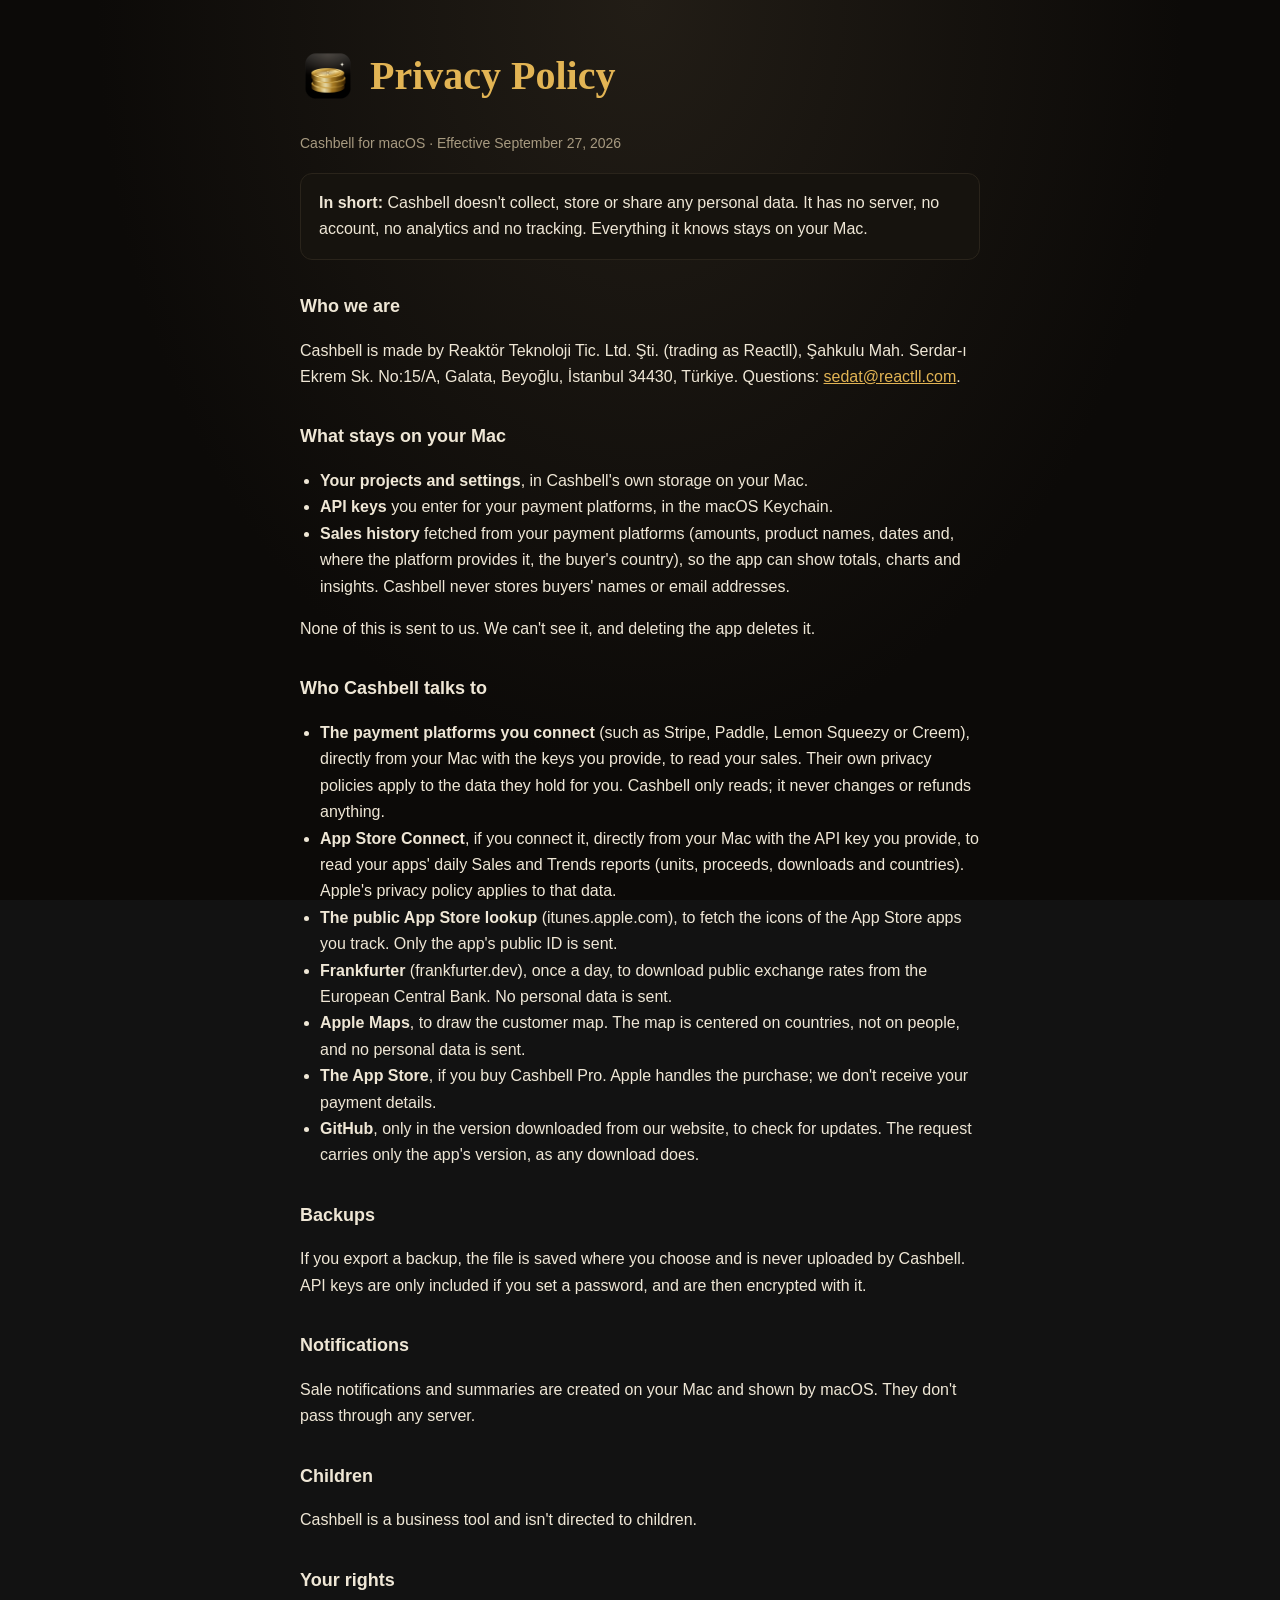
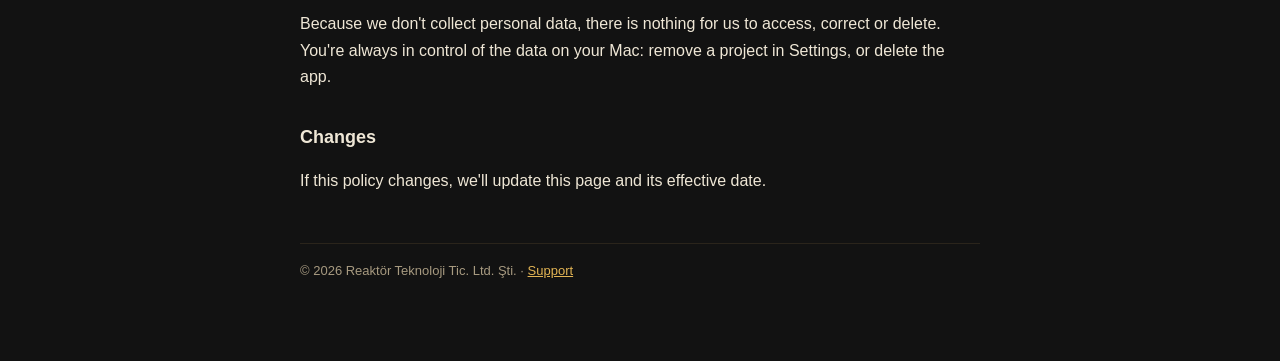
<file: docs/privacy.html>
<!doctype html>
<html lang="en">
<head>
<meta charset="utf-8">
<meta name="viewport" content="width=device-width, initial-scale=1">
<title>Cashbell Privacy Policy</title>
<link rel="stylesheet" href="style.css">
<link rel="icon" href="icon.png">
</head>
<body>
<main>
<header>
  <img src="icon.png" alt="">
  <h1>Privacy Policy</h1>
</header>

<p class="muted">Cashbell for macOS · Effective September 27, 2026</p>

<div class="card">
  <strong>In short:</strong> Cashbell doesn't collect, store or share any personal data. It has no server,
  no account, no analytics and no tracking. Everything it knows stays on your Mac.
</div>

<h2>Who we are</h2>
<p>Cashbell is made by Reaktör Teknoloji Tic. Ltd. Şti. (trading as Reactll), Şahkulu Mah. Serdar-ı Ekrem Sk.
No:15/A, Galata, Beyoğlu, İstanbul 34430, Türkiye. Questions: <a href="mailto:sedat@reactll.com">sedat@reactll.com</a>.</p>

<h2>What stays on your Mac</h2>
<ul>
  <li><strong>Your projects and settings</strong>, in Cashbell's own storage on your Mac.</li>
  <li><strong>API keys</strong> you enter for your payment platforms, in the macOS Keychain.</li>
  <li><strong>Sales history</strong> fetched from your payment platforms (amounts, product names, dates and, where the
    platform provides it, the buyer's country), so the app can show totals, charts and insights. Cashbell never
    stores buyers' names or email addresses.</li>
</ul>
<p>None of this is sent to us. We can't see it, and deleting the app deletes it.</p>

<h2>Who Cashbell talks to</h2>
<ul>
  <li><strong>The payment platforms you connect</strong> (such as Stripe, Paddle, Lemon Squeezy or Creem), directly
    from your Mac with the keys you provide, to read your sales. Their own privacy policies apply to the data they
    hold for you. Cashbell only reads; it never changes or refunds anything.</li>
  <li><strong>App Store Connect</strong>, if you connect it, directly from your Mac with the API key you provide, to
    read your apps' daily Sales and Trends reports (units, proceeds, downloads and countries). Apple's privacy policy
    applies to that data.</li>
  <li><strong>The public App Store lookup</strong> (itunes.apple.com), to fetch the icons of the App Store apps you
    track. Only the app's public ID is sent.</li>
  <li><strong>Frankfurter</strong> (frankfurter.dev), once a day, to download public exchange rates from the European
    Central Bank. No personal data is sent.</li>
  <li><strong>Apple Maps</strong>, to draw the customer map. The map is centered on countries, not on people, and no
    personal data is sent.</li>
  <li><strong>The App Store</strong>, if you buy Cashbell Pro. Apple handles the purchase; we don't receive your payment
    details.</li>
  <li><strong>GitHub</strong>, only in the version downloaded from our website, to check for updates. The request carries
    only the app's version, as any download does.</li>
</ul>

<h2>Backups</h2>
<p>If you export a backup, the file is saved where you choose and is never uploaded by Cashbell. API keys are only
included if you set a password, and are then encrypted with it.</p>

<h2>Notifications</h2>
<p>Sale notifications and summaries are created on your Mac and shown by macOS. They don't pass through any server.</p>

<h2>Children</h2>
<p>Cashbell is a business tool and isn't directed to children.</p>

<h2>Your rights</h2>
<p>Because we don't collect personal data, there is nothing for us to access, correct or delete. You're always in
control of the data on your Mac: remove a project in Settings, or delete the app.</p>

<h2>Changes</h2>
<p>If this policy changes, we'll update this page and its effective date.</p>

<footer>© 2026 Reaktör Teknoloji Tic. Ltd. Şti. · <a href="support.html">Support</a></footer>
</main>
</body>
</html>
</file>
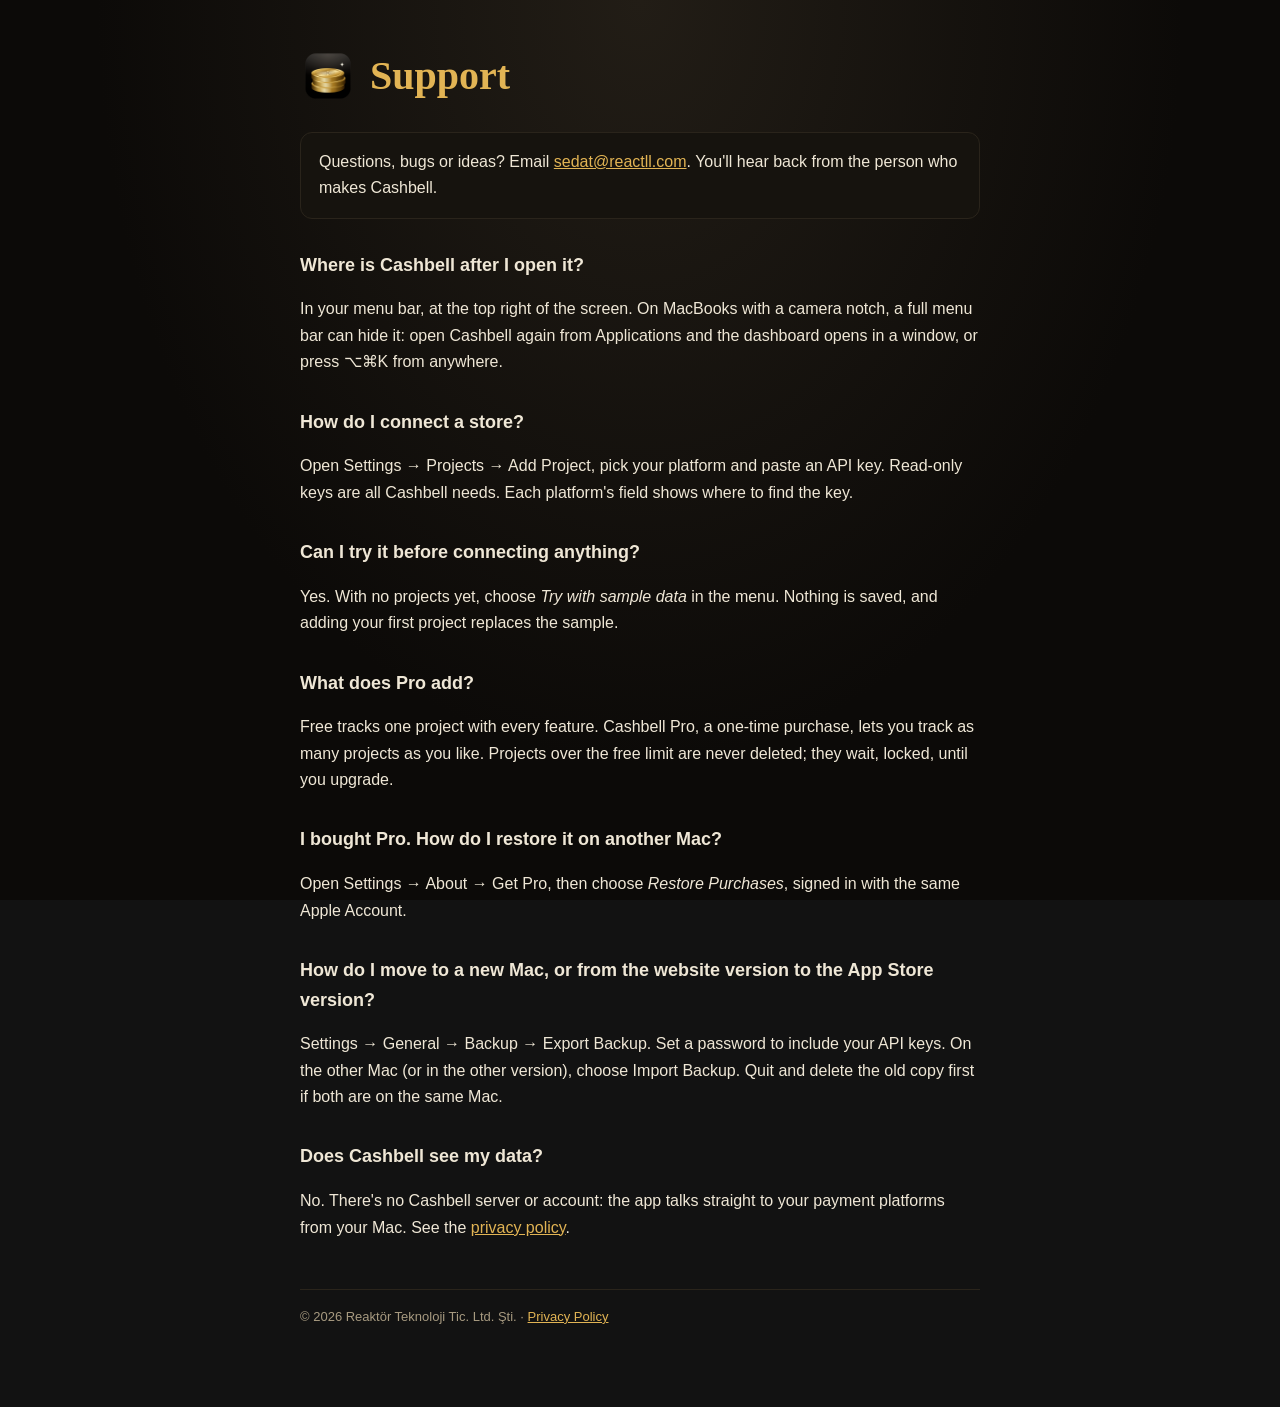
<file: docs/support.html>
<!doctype html>
<html lang="en">
<head>
<meta charset="utf-8">
<meta name="viewport" content="width=device-width, initial-scale=1">
<title>Cashbell Support</title>
<link rel="stylesheet" href="style.css">
<link rel="icon" href="icon.png">
</head>
<body>
<main>
<header>
  <img src="icon.png" alt="">
  <h1>Support</h1>
</header>

<div class="card">
  Questions, bugs or ideas? Email <a href="mailto:sedat@reactll.com">sedat@reactll.com</a>. You'll hear back from the
  person who makes Cashbell.
</div>

<h2>Where is Cashbell after I open it?</h2>
<p>In your menu bar, at the top right of the screen. On MacBooks with a camera notch, a full menu bar can hide it:
open Cashbell again from Applications and the dashboard opens in a window, or press ⌥⌘K from anywhere.</p>

<h2>How do I connect a store?</h2>
<p>Open Settings → Projects → Add Project, pick your platform and paste an API key. Read-only keys are all Cashbell
needs. Each platform's field shows where to find the key.</p>

<h2>Can I try it before connecting anything?</h2>
<p>Yes. With no projects yet, choose <em>Try with sample data</em> in the menu. Nothing is saved, and adding your first
project replaces the sample.</p>

<h2>What does Pro add?</h2>
<p>Free tracks one project with every feature. Cashbell Pro, a one-time purchase, lets you track as many projects as
you like. Projects over the free limit are never deleted; they wait, locked, until you upgrade.</p>

<h2>I bought Pro. How do I restore it on another Mac?</h2>
<p>Open Settings → About → Get Pro, then choose <em>Restore Purchases</em>, signed in with the same Apple Account.</p>

<h2>How do I move to a new Mac, or from the website version to the App Store version?</h2>
<p>Settings → General → Backup → Export Backup. Set a password to include your API keys. On the other Mac (or in the
other version), choose Import Backup. Quit and delete the old copy first if both are on the same Mac.</p>

<h2>Does Cashbell see my data?</h2>
<p>No. There's no Cashbell server or account: the app talks straight to your payment platforms from your Mac. See the
<a href="privacy.html">privacy policy</a>.</p>

<footer>© 2026 Reaktör Teknoloji Tic. Ltd. Şti. · <a href="privacy.html">Privacy Policy</a></footer>
</main>
</body>
</html>
</file>
<file: docs/style.css>
:root { color-scheme: dark; --bg: #0c0a08; --panel: #16130e; --ink: #efe7d6; --muted: #a79a80; --gold: #e2b454; --line: #2a241b; }
* { box-sizing: border-box; }
body { margin: 0; background: radial-gradient(ellipse at top, #221d16, var(--bg) 60%) fixed; color: var(--ink);
  font: 16px/1.65 -apple-system, BlinkMacSystemFont, "Helvetica Neue", sans-serif; padding: 48px 20px 80px; }
main { max-width: 680px; margin: 0 auto; }
header { display: flex; align-items: center; gap: 14px; margin-bottom: 28px; }
header img { width: 56px; height: 56px; }
h1 { font-family: "Bodoni 72", Didot, Georgia, serif; font-size: 40px; font-weight: 700; margin: 0; color: var(--gold); line-height: 1.1; }
h2 { font-size: 18px; margin: 32px 0 6px; }
p, li { color: var(--ink); }
.muted { color: var(--muted); font-size: 14px; }
a { color: var(--gold); }
ul { padding-left: 20px; }
.card { background: var(--panel); border: 1px solid var(--line); border-radius: 12px; padding: 16px 18px; margin: 18px 0; }
footer { margin-top: 48px; color: var(--muted); font-size: 13px; border-top: 1px solid var(--line); padding-top: 16px; }
</file>
